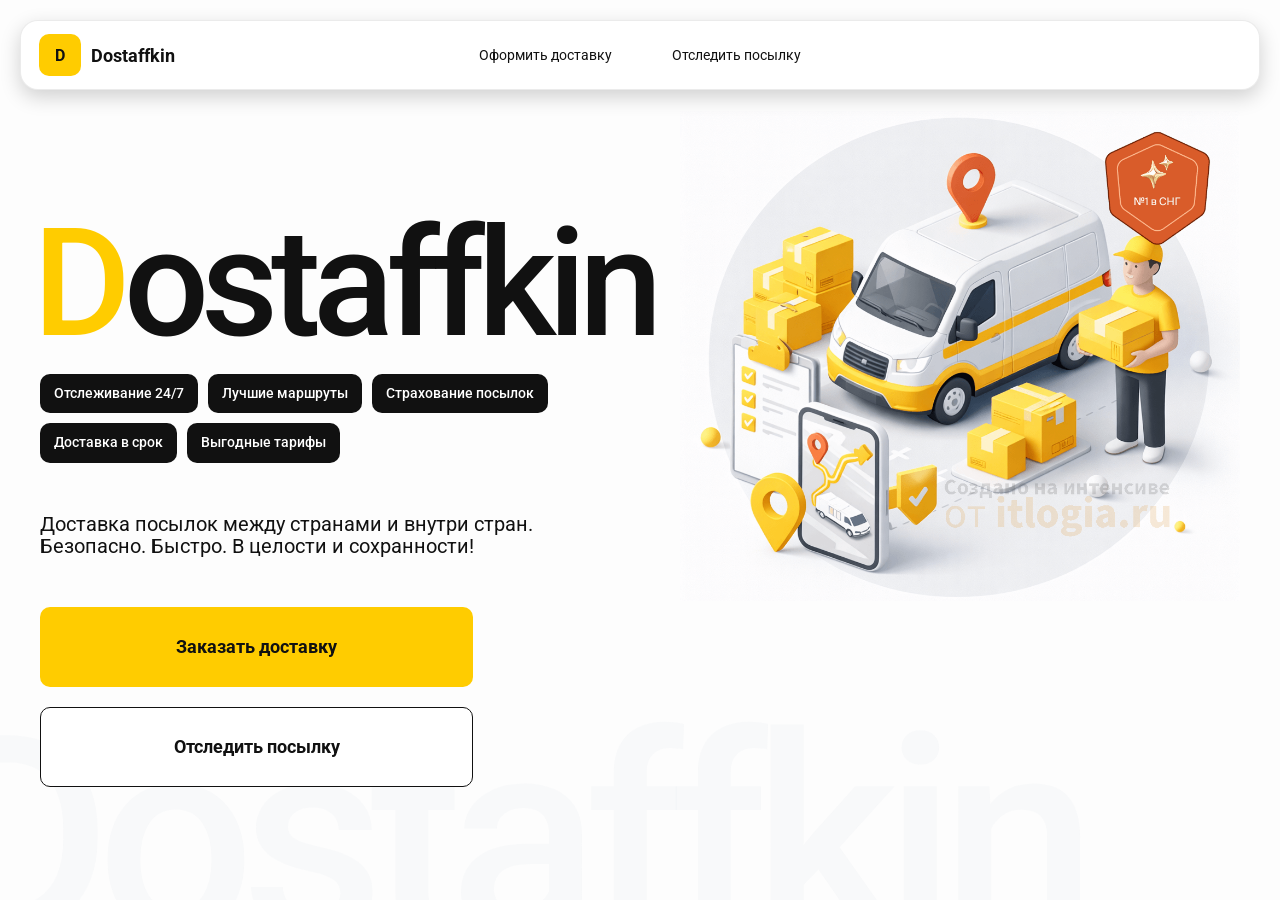
<file: index.html>
<!doctype html>
<html lang="ru">

<head>
    <meta charset="utf-8" />
    <meta name="viewport" content="width=device-width,initial-scale=1,maximum-scale=1,user-scalable=0" />
    <title>Dostaffkin — Доставка посылок между странами и внутри стран. Безопасно. Быстро. В целости и сохранности!
    </title>
    <link rel="stylesheet" href="styles/base.css" />
    <link rel="stylesheet" href="styles/base_adaptive.css" />
    <link rel="stylesheet" href="styles/index.css" />
    <link rel="stylesheet" href="styles/index_adaptive.css" />
</head>

<body>
    <div class="container">
        <header class="header">
            <a class="header-brand" href="#">
                <div class="header-logo">D</div>
                <div class="header-title">Dostaffkin</div>
            </a>
            <nav class="header-menu">
                <a class="header-link" href="./order.html">Оформить <span>доставку</span></a>
                <a class="header-link" href="./track.html">Отследить <span>посылку</span></a>
            </nav>
        </header>
        <main class="main">
            <section class="main-info">
                <div class="main-title">
                    <span>D</span>ostaffkin
                </div>
                <div class="main-features">
                    <div class="main-feature">Отслеживание 24/7</div>
                    <div class="main-feature">Лучшие маршруты</div>
                    <div class="main-feature">Страхование посылок</div>
                    <div class="main-feature">Доставка в срок</div>
                    <div class="main-feature">Выгодные тарифы</div>
                </div>
                <div class="main-description">
                    Доставка посылок между странами и внутри стран.
                    Безопасно. Быстро. В целости и сохранности!
                </div>
                <div class="main-actions">
                    <a class="button" type="button" href="./order.html">Заказать доставку</a>
                    <a class="button button-white" type="button" href="./track.html">Отследить посылку</a>
                </div>
            </section>
            <div class="main-title-ghost">Dostaffkin</div>
            <section class="main-image">
                <img src="images/main-image.png" alt="Main image" />
            </section>
        </main>


    </div>

</body>

</html>
</file>
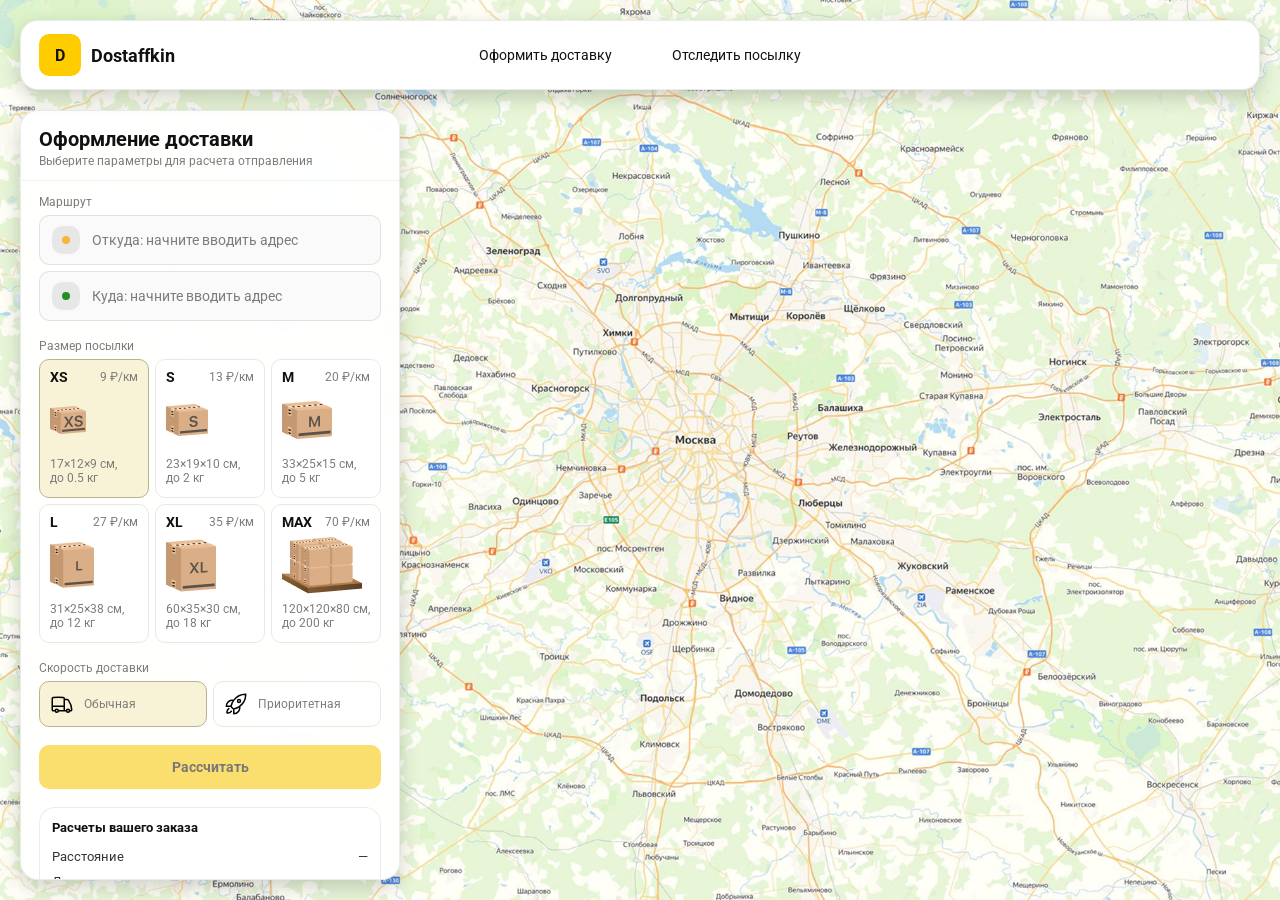
<file: order.html>
<!doctype html>
<html lang="ru">

<head>
    <meta charset="utf-8" />
    <meta name="viewport" content="width=device-width,initial-scale=1,maximum-scale=1,user-scalable=0" />
    <title>Оформление доставки</title>

    <link rel="stylesheet" href="styles/base.css" />
    <link rel="stylesheet" href="styles/base_adaptive.css" />

    <link rel="stylesheet" href="styles/order.css" />
    <link rel="stylesheet" href="styles/order_adaptive.css" />
</head>

<body>
    <div id="map"></div>
    <header class="header">
        <a class="header-brand" href="./index.html">
            <div class="header-logo">D</div>
            <div class="header-title">Dostaffkin</div>
        </a>
        <nav class="header-menu">
            <a class="header-link" href="#">Оформить <span>доставку</span></a>
            <a class="header-link" href="./track.html">Отследить <span>посылку</span></a>
        </nav>
    </header>
    <aside class="main" id="sidebar">
        <div class="main-header">
            <div class="main-title">Оформление доставки</div>
            <div class="main-text">Выберите параметры для расчета отправления</div>
        </div>
        <div class="main-content">
            <div class="main-route">
                <div class="main-block-title">Маршрут</div>
                <div class="main-fields">
                    <div class="main-field" id="fromField">
                        <div class="main-pin"></div>
                        <input id="from" placeholder="Откуда: начните вводить адрес" autocomplete="off" />
                        <div class="main-ac" id="fromAc" role="listbox" aria-label="Подсказки адресов"></div>
                    </div>

                    <div class="main-field" id="toField">
                        <div class="main-pin"></div>
                        <input id="to" placeholder="Куда: начните вводить адрес" autocomplete="off" />
                        <div class="main-ac" id="toAc" role="listbox" aria-label="Подсказки адресов"></div>
                    </div>
                </div>
            </div>
            <div class="main-package">
                <div class="main-block-title">Размер посылки</div>

                <div class="main-sizes">
                    <div class="main-size-card is-active" data-value="xs">
                        <div class="main-size-top">
                            <div class="main-size-label">XS</div>
                            <div class="main-size-rate">9 ₽/км</div>
                        </div>
                        <div class="main-size-media">
                            <img src="images/sizes/xs.png" alt="Короб XS" />
                        </div>
                        <div class="main-size-description">17×12×9 см,<br>до 0.5 кг</div>
                    </div>

                    <div class="main-size-card" data-value="s">
                        <div class="main-size-top">
                            <div class="main-size-label">S</div>
                            <div class="main-size-rate">13 ₽/км</div>
                        </div>
                        <div class="main-size-media">
                            <img src="images/sizes/s.png" alt="Короб S" />
                        </div>
                        <div class="main-size-description">23×19×10 см,<br>до 2 кг</div>
                    </div>

                    <div class="main-size-card" data-value="m">
                        <div class="main-size-top">
                            <div class="main-size-label">M</div>
                            <div class="main-size-rate">20 ₽/км</div>
                        </div>
                        <div class="main-size-media">
                            <img src="images/sizes/m.png" alt="Короб M" />
                        </div>
                        <div class="main-size-description">33×25×15 см,<br>до 5 кг</div>
                    </div>

                    <div class="main-size-card" data-value="l">
                        <div class="main-size-top">
                            <div class="main-size-label">L</div>
                            <div class="main-size-rate">27 ₽/км</div>
                        </div>
                        <div class="main-size-media">
                            <img src="images/sizes/l.png" alt="Короб L" />
                        </div>
                        <div class="main-size-description">31×25×38 см,<br>до 12 кг</div>
                    </div>

                    <div class="main-size-card" data-value="xl">
                        <div class="main-size-top">
                            <div class="main-size-label">XL</div>
                            <div class="main-size-rate">35 ₽/км</div>
                        </div>
                        <div class="main-size-media">
                            <img src="images/sizes/xl.png" alt="Короб XL" />
                        </div>
                        <div class="main-size-description">60×35×30 см,<br>до 18 кг</div>
                    </div>

                    <div class="main-size-card" data-value="max">
                        <div class="main-size-top">
                            <div class="main-size-label">MAX</div>
                            <div class="main-size-rate">70 ₽/км</div>
                        </div>
                        <div class="main-size-media main-size-media-palleta">
                            <img src="images/sizes/max.png" alt="Паллета" />
                        </div>
                        <div class="main-size-description">120×120×80 см,<br>до 200 кг</div>
                    </div>
                </div>
            </div>
            <div class="main-speed">
                <div class="main-block-title">Скорость доставки</div>

                <div class="main-speeds">
                    <div class="main-speed-card is-active" data-value="regular">
                        <img class="main-speed-media" src="images/icons/regular.svg" alt="Regular" />
                        <div class="main-speed-description">Обычная</div>
                    </div>
                    <div class="main-speed-card" data-value="fast">
                        <img class="main-speed-media" src="images/icons/fast.svg" alt="Fast" />
                        <div class="main-speed-description">Приоритетная</div>
                    </div>

                </div>
            </div>

            <div class="main-calculate-block">
                <button id="calc" class="button calculate-button" type="button" disabled>Рассчитать</button>
            </div>
            <div class="main-result" id="result">
                <div class="main-result-title">Расчеты вашего заказа</div>
                <div class="main-result-lines">
                    <div class="main-result-line"><span>Расстояние</span><span id="distanceValue">—</span></div>
                    <div class="main-result-line"><span>Доставим через</span><span id="durationValue">—</span></div>
                    <div class="main-result-line"><span>Тариф</span><span id="rateValue">—</span></div>
                </div>
                <div class="main-price">
                    <div class="main-price-label">Итого</div>
                    <div class="main-price-value" id="totalValue">—</div>
                </div>
            </div>
            <div class="main-order-box">
                <div class="main-order-form" id="orderForm">
                    <div class="main-order-title">Оформление доставки</div>
                    <div class="main-block-info-row">
                        <div class="main-block-title">Контакты</div>
                        <div class="order-fields">
                            <div class="main-field">
                                <input id="customerName" placeholder="Ваше имя" autocomplete="off" />
                            </div>
                            <div class="main-field">
                                <input id="customerPhone" placeholder="Ваш телефон" autocomplete="off"
                                    inputmode="tel" />
                            </div>
                        </div>
                    </div>
                    <div class="main-block-info-row extra-info">
                        <div class="main-block-title">Дополнительная информация</div>
                        <div class="main-field textarea">
                            <textarea id="comment" placeholder="Детали доставки и комментарии"></textarea>
                        </div>
                    </div>
                    <button id="submit" class="button main-submit-request" type="button" disabled>Отправить
                        заявку
                    </button>
                </div>

                <div class="main-order-success" id="orderSuccess">
                    <div class="main-success-icon">✓</div>
                    <div class="main-success-title">Заявка отправлена!</div>
                    <div class="main-success-title">Номер отправления – <span id="orderId"></span></div>
                    <div class="main-success-subtitle">Мы скоро свяжемся с вами</div>
                </div>
            </div>
        </div>
    </aside>
</body>

</html>
</file>
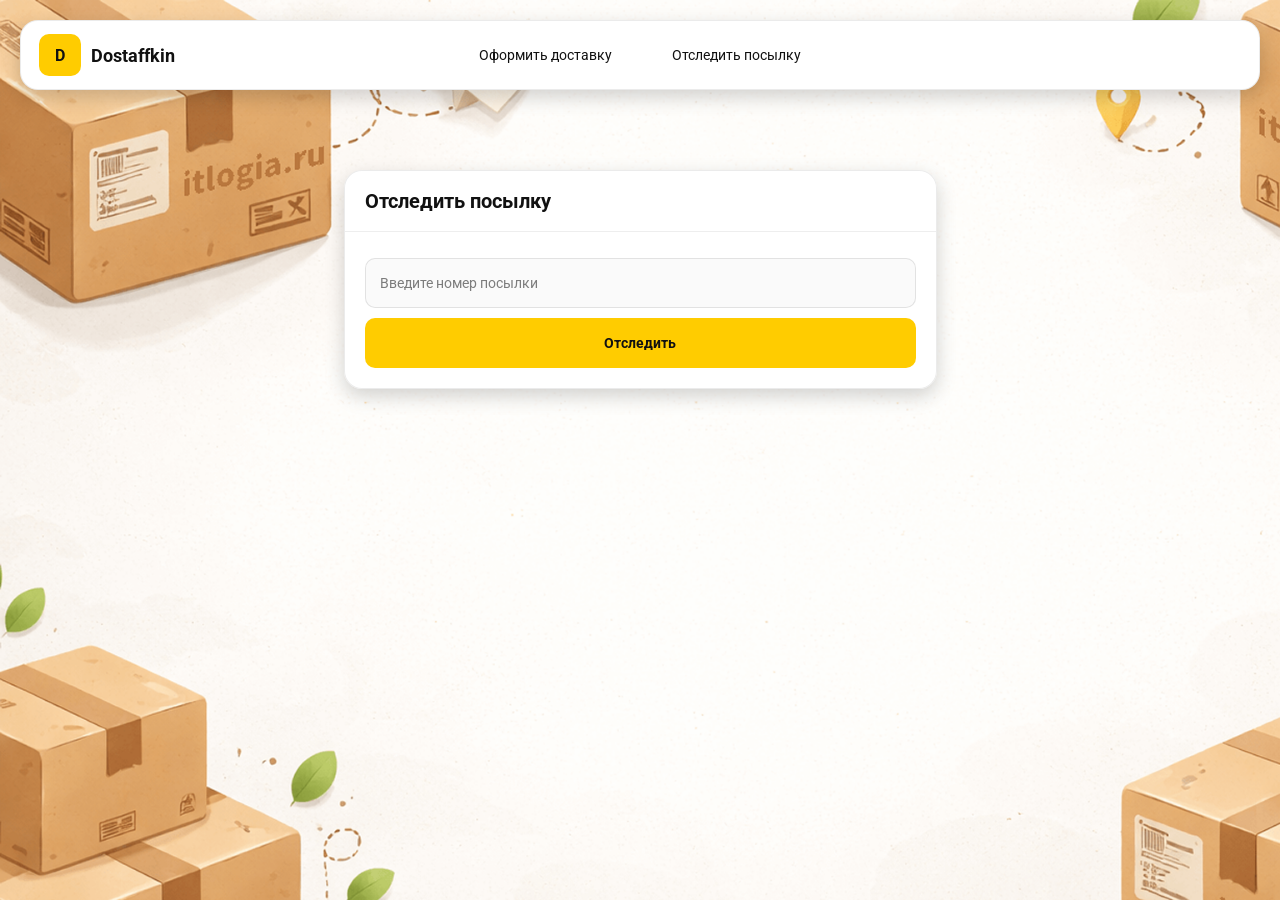
<file: track.html>
<!doctype html>
<html lang="ru">

<head>
    <meta charset="utf-8" />
    <meta name="viewport" content="width=device-width,initial-scale=1,maximum-scale=1,user-scalable=0" />
    <title>Отследить посылку</title>
    <link rel="stylesheet" href="styles/base.css" />
    <link rel="stylesheet" href="styles/base_adaptive.css" />

    <link rel="stylesheet" href="styles/track.css" />
    <link rel="stylesheet" href="styles/track_adaptive.css" />
</head>

<body>
    <div class="container">
        <header class="header">
            <a class="header-brand" href="./index.html">
                <div class="header-logo">D</div>
                <div class="header-title">Dostaffkin</div>
            </a>
            <nav class="header-menu">
                <a class="header-link" href="./order.html">Оформить <span>доставку</span></a>
                <a class="header-link" href="#">Отследить <span>посылку</span></a>
            </nav>
        </header>
        <main class="track-content">
            <section class="track-card track-search">
                <div class="track-title">Отследить посылку</div>
                <div class="track-action">
                    <div class="main-field track-field">
                        <input id="trackNumber" placeholder="Введите номер посылки" autocomplete="off" />
                    </div>
                    <button id="trackButton" class="button track-button" type="button">Отследить</button>
                </div>
            </section>
            <section class="track-card track-result" id="trackResult">
                <div class="track-result-header">
                    <div class="track-id" id="trackIdValue"></div>
                    <div class="track-routes">
                        <div class="track-route">
                            <div class="track-route-pin">
                                <svg xmlns="http://www.w3.org/2000/svg" fill="none" viewBox="0 0 24 24"
                                    stroke-width="1.5" stroke="orange" class="size-6">
                                    <path stroke-linecap="round" stroke-linejoin="round"
                                        d="M15 10.5a3 3 0 1 1-6 0 3 3 0 0 1 6 0Z" />
                                    <path stroke-linecap="round" stroke-linejoin="round"
                                        d="M19.5 10.5c0 7.142-7.5 11.25-7.5 11.25S4.5 17.642 4.5 10.5a7.5 7.5 0 1 1 15 0Z" />
                                </svg>
                            </div>
                            <div class="track-route-address" id="trackFromValue">
                                Откуда: Москва, улица Арбат, 1
                            </div>
                        </div>
                        <div class="track-route track-route-arrow">
                            <svg xmlns="http://www.w3.org/2000/svg" fill="none" viewBox="0 0 24 24" stroke-width="1.5"
                                stroke="currentColor" class="size-6">
                                <path stroke-linecap="round" stroke-linejoin="round"
                                    d="M19.5 13.5 12 21m0 0-7.5-7.5M12 21V3" />
                            </svg>
                        </div>
                        <div class="track-route">
                            <div class="track-route-pin">
                                <svg xmlns="http://www.w3.org/2000/svg" fill="none" viewBox="0 0 24 24"
                                    stroke-width="1.5" stroke="green" class="size-6">
                                    <path stroke-linecap="round" stroke-linejoin="round"
                                        d="M15 10.5a3 3 0 1 1-6 0 3 3 0 0 1 6 0Z" />
                                    <path stroke-linecap="round" stroke-linejoin="round"
                                        d="M19.5 10.5c0 7.142-7.5 11.25-7.5 11.25S4.5 17.642 4.5 10.5a7.5 7.5 0 1 1 15 0Z" />
                                </svg>
                            </div>
                            <div class="track-route-address" id="trackToValue">
                                Куда: Минск, проспект Независимости, 58
                            </div>
                        </div>
                    </div>
                </div>
                <div class="track-info">
                    <div class="track-status-title">Статус данной посылки:</div>
                    <div class="track-status-list" id="trackStatusList">


                        <div class="track-status created">
                            <img src="images/icons/created.svg" class="track-status-icon" alt="Created">
                            <div class="track-status-text">
                                <div class="track-status-text-state">Создан</div>
                                <div class="track-status-text-date">10.01.2026</div>
                            </div>
                        </div>

                        <div class="track-status in-way">
                            <img src="images/icons/in-way.svg" class="track-status-icon" alt="In way">
                            <div class="track-status-text">
                                <div class="track-status-text-state">В пути: Москва</div>
                                <div class="track-status-text-date">18.01.2026</div>
                            </div>
                        </div>

                        <div class="track-status ready">
                            <img src="images/icons/ready.svg" class="track-status-icon" alt="Ready">
                            <div class="track-status-text">
                                <div class="track-status-text-state">Готов к выдаче</div>
                                <div class="track-status-text-date">25.01.2026</div>
                            </div>
                        </div>

                        <div class="track-status done">
                            <img src="images/icons/done.svg" class="track-status-icon" alt="Done">
                            <div class="track-status-text">
                                <div class="track-status-text-state">Вручен</div>
                                <div class="track-status-text-date">27.01.2026</div>
                            </div>
                        </div>

                    </div>
                </div>
            </section>
        </main>

    </div>
</body>

</html>
</file>
<file: styles/base.css>
*, *::before, *::after {
    box-sizing: border-box;
}
@font-face {
    font-family: "Roboto";
    src: url("../fonts/Roboto-Regular.ttf");
    font-weight: normal;
}

@font-face {
    font-family: "Roboto";
    src: url("../fonts/Roboto-Bold.ttf");
    font-weight: bold;
}

@font-face {
    font-family: "Roboto";
    src: url("../fonts/Roboto-Medium.ttf");
    font-weight: 500;
}

html, body {
    margin: 0;
    color: #111111;
    font-family: "Roboto", sans-serif;
}

body {
    background: #FDFDFD;
}
.header {
    border-radius: 18px;
    box-shadow: 0 7px 20px 0 #0000002E;
    backdrop-filter: blur(10px);
    background: #ffffff;
    left: 20px;
    border: 1px solid rgba(0, 0, 0, 0.08);
    position: fixed;
    right: 20px;
    top: 20px;
    padding: 14px 18px;
    height: 70px;
    display: flex;
    align-items: center;
    z-index: 6;
}
.header-brand {
    display: flex;
    align-items: center;
    text-decoration: none;
    gap: 10px;
}

.header-logo {
    width: 42px;
    height: 42px;
    border-radius: 10px;
    background: #FFCC00;
    display: grid;
    place-items: center;
    font-weight: bold;
    color: #111;
}

.header-title {
    font-size: 18px;
    font-weight: bold;
    color: #111111;
    text-decoration: none;
}
.header-menu {
    display: flex;
    align-items: center;
    gap: 60px;
    margin: 0;
    position: absolute;
    left: 50%;
    transform: translateX(-50%);
}

.header-link {
    font-size: 14px;
    color: #111111;
    text-decoration: none;
}
.button {
    border: 0;
    outline: none;
    height: 44px;
    border-radius: 10px;
    font-size: 14px;
    font-weight: bold;
    cursor: pointer;
    font-family: inherit;
    transition: transform .08s ease, opacity .12s ease;
    background: #ffcc00;
    color: #111111;
    text-align: center;
    text-decoration: none;
}

.button:hover {
    background-color: #E5BC19;
}

.button:disabled {
    cursor: not-allowed;
    background-color: #FADE6E;
    color: #787878;
    transform: none;
}

.button.button-white {
    background: #ffffff;
    border: 1px solid #111111;
}

.button.button-white:hover {
    background: rgb(241 241 241);
}
.main-field {
    display: flex;
    align-items: center;
    margin-top: 6px;
    gap: 10px;
    border: 1px solid #1111111A;
    background: #FAFAFA;
    border-radius: 10px;
    padding: 10px 12px;
    position: relative;
    box-sizing: border-box;
    height: 50px;
}

.main-field.textarea {
    height: auto;
}

.main-pin {
    width: 28px;
    height: 28px;
    border-radius: 10px;
    background: rgba(17, 17, 17, 0.08);
    display: grid;
    place-items: center;
    flex: 0 0 auto;
    position: relative;
}

.main-pin::before {
    content: "";
    width: 8px;
    height: 8px;
    border-radius: 999px;
    background: orange;
    opacity: .75;
    display: block;
}

.main-field:last-child .main-pin::before {
    background: green;
    opacity: .85;
}

input, textarea {
    width: 100%;
    border: 0;
    outline: none;
    background: transparent;
    font-size: 14px;
    color: #111111;
    font-family: inherit;
}

textarea {
    resize: vertical;
    min-height: 72px;
    padding: 2px 0;
}

input::placeholder, textarea::placeholder {
    color: #7C7C7C;
}

.main-field:focus-within {
    border-color: rgba(0, 0, 0, 0.20);
    box-shadow: 0 0 0 4px rgba(255, 204, 0, 0.35);
    background: rgba(255, 255, 255, 0.75);
}
</file>
<file: styles/base_adaptive.css>
@media (max-width: 767px) {
    .header {
        left: 10px;
        right: 10px;
        top: 10px;
    }

    .header-link span {
        display: none;
    }

    .header-menu {
        gap: 20px;
        justify-content: flex-start;
        margin: 0 0 0 30px;
        position: static;
        transform: none;
    }
}

@media (max-width: 420px) {
    .header-title {
        display: none;
    }
}

@media (max-width: 374px) {
    .header-menu {
        gap: 10px;
        margin: 0 0 0 10px;
    }
}
</file>
<file: styles/index.css>
.container {
    overflow: hidden;
    min-height: 100vh;
}
.main {
    padding: 111px 40px 40px;
    position: relative;
    display: flex;
}
.main-info {
    max-width: 840px;
    width: 100%;
    position: relative;
}
.main-title {
    margin-top: 98px;
    font-weight: 500;
    font-size: 200px;
    line-height: 1;
    letter-spacing: -0.05em;
    color: #111111;
    left: -15px;
    position: relative;
}

.main-title span {
    color: #ffcc00;
}
.main-features {
    margin-top: 15px;
    display: flex;
    flex-wrap: wrap;
    gap: 10px;
}

.main-feature {
    background: #111111;
    color: #ffffff;
    padding: 12px 14px;
    font-weight: 500;
    font-size: 14px;
    line-height: 1.1;
    border-radius: 10px;
}
.main-description {
    margin-top: 50px;
    max-width: 500px;
    font-size: 20px;
    line-height: 1.1;
    color: #111111;
}
.main-actions {
    margin-top: 50px;
    display: flex;
    flex-direction: column;
    gap: 20px;
}

.main-actions .button {
    height: 80px;
    width: 433px;
    font-size: 18px;
    font-weight: bold;
    place-items: center;
    display: grid;
}
.main-title-ghost {
    position: absolute;
    z-index: -1;
    left: -70px;
    bottom: -150px;
    font-weight: 500;
    font-size: 278px;
    line-height: 1;
    letter-spacing: -0.05em;
    color: #ECEDF04D;
}
.main-image {
    width: 1024px;
    top: 100px;
    z-index: -2;
}

.main-image img {
    width: 100%;
    max-width: 1024px;
    height: auto;
    display: block;
}
</file>
<file: styles/index_adaptive.css>
@media (max-width: 1760px) {
    .main-title {
        font-size: 150px;
        left: -7px;
    }

    .main-info {
        max-width: 640px;
    }
}
@media (max-width: 1200px) {
    .main-info {
        max-width: 540px;
    }

    .main {
        padding: 111px 20px 20px;
    }

    .main-title {
        font-size: 120px;
        left: -4px;
    }

    .main-title-ghost {
        font-size: 220px;
    }
}
@media (max-width: 1024px) {
    .main-title {
        margin-top: 30px;
    }

    .main {
        flex-direction: column-reverse;
    }

    .main-image {
        max-width: 350px;
        position: absolute;
        left: 370px;
        top: 370px;
    }

    .main-info {
        max-width: 100%;
    }

    .main-actions {
        gap: 10px;
    }

    .main-actions .button {
        height: 50px;
        font-size: 14px;
        width: auto;
        max-width: 300px;
    }

    .main-description {
        max-width: 350px;
    }
}
@media (max-width: 570px) {
    .main-title {
        font-size: 88px;
    }

    .main-description {
        max-width: 100%
    }

    .main-actions {
       width: 100%;
    }

    .main-actions .button {
        width: 100%;
        max-width: 100%
    }

    .main-image {
        max-width: 650px;
        position: absolute;
        left: 170px;
        top: 70px;
        opacity: 0.2;
    }
}
@media (max-width: 400px) {
    .main-title {
        font-size: 70px;
    }
}
</file>
<file: styles/order.css>
#map {
    background-image: url("../images/order-bg.png");
    background-size: cover;
    position: fixed;
    inset: 0;
}
.main {
    border-radius: 18px;
    box-shadow: 0 7px 20px 0 #0000002E;
    backdrop-filter: blur(10px);
    background: rgba(255, 255, 255, 0.96);
    left: 20px;
    border: 1px solid rgba(0, 0, 0, 0.08);
    position: fixed;
    top: 110px;
    bottom: 20px;
    width: 380px;
    display: flex;
    flex-direction: column;
    overflow: hidden;
    z-index: 5;
}
.main-header {
    padding: 18px 18px 12px 18px;
    border-bottom: 1px solid rgba(0, 0, 0, 0.06);
    display: flex;
    flex-direction: column;
}

.main-title {
    font-size: 20px;
    line-height: 100%;
    font-weight: bold;
}

.main-text {
    font-size: 12px;
    margin-top: 5px;
    color: #7C7C7C;
}
.main-content {
    padding: 14px 18px 18px 18px;
    overflow: auto;
    scrollbar-width: none;
    display: flex;
    flex-direction: column;
    gap: 18px;
    flex: 1;
}
.main-block-title {
    font-size: 12px;
    color: #7C7C7C;
}

.main-route .main-block-title,
.main-package .main-block-title {
    margin-bottom: 6px;
}
.main-sizes {
    display: grid;
    gap: 6px;
    grid-template-columns: repeat(3, 1fr);
}

.main-size-card {
    border: 1px solid #E8E8E7;
    background: #FFFFFF;
    border-radius: 10px;
    padding: 10px;
    cursor: pointer;
    user-select: none;
    transition: transform .08s ease, border-color .12s ease, background .12s ease;
    min-height: 139px;
}

.main-size-card:hover {
    transform: translateY(-1px);
}

.main-size-card.is-active {
    background-color: #F8F2D6;
    border-color: #B7B196;
}

.main-size-top {
    display: flex;
    align-items: center;
    justify-content: space-between;
}

.main-size-label {
    font-weight: bold;
    font-size: 14px;
    color: #111111;
    line-height: 100%;
}

.main-size-rate {
    font-size: 12px;
    color: #7C7C7C;
    line-height: 100%;
}

.main-size-media {
    margin-top: 8px;
    height: 57px;
}

.main-size-description {
    margin-top: 8px;
    font-size: 12px;
    color: #7C7C7C;
    line-height: 1.2;
}
.calculate-button {
    width: 100%;
}
.main-result {
    border: 1px solid rgba(0, 0, 0, 0.08);
    background: rgba(255, 255, 255, 0.75);
    border-radius: 16px;
    padding: 12px;
    line-height: 1.25;
}

.main-result-title {
    font-weight: bold;
    font-size: 13px;
    color: #111111;
    margin-bottom: 13px;
}

.main-result-lines {
    gap: 8px;
    display: flex;
    flex-direction: column;
}

.main-result-line {
    font-size: 13px;
    color: rgba(17, 17, 17, 0.85);
    display: flex;
    justify-content: space-between;
}

.main-price {
    margin-top: 18px;
    padding-top: 10px;
    border-top: 1px dashed rgba(0, 0, 0, 0.12);
    display: flex;
    align-items: baseline;
    justify-content: space-between;
}

.main-price-label {
    font-size: 12px;
    color: rgba(17, 17, 17, 0.55);
}

.main-price-value {
    font-size: 20px;
    font-weight: bold;
    color: #111111;
    letter-spacing: -0.3px;
}
.main-order-box {
    background: #ffffff;
    border: 1px solid #E8E8E7;
    border-radius: 10px;
    padding: 12px;
}

.main-order-title {
    margin-bottom: 8px;
    font-weight: bold;
    font-size: 14px;
    color: #111111;
}

.main-block-info {
    display: flex;
    flex-direction: column;
    gap: 6px;
}

.order-fields {
    display: grid;
    grid-template-columns: 1fr 1fr;
    column-gap: 10px;
    margin-top: 6px;
}

.main-block-info-row.extra-info {
    display: block;
    margin-top: 13px;
}

.main-submit-request {
    width: 100%;
    margin-top: 6px;
}

.main-order-success {
    display: none;
    text-align: center;
    padding: 22px 12px;
    gap: 12px;
}

.main-order-success.is-visible {
    display: flex;
    flex-direction: column;
    align-items: center;
}

.main-success-icon {
    width: 56px;
    height: 56px;
    border-radius: 50%;
    background: #16a34a;
    color: #ffffff;
    display: grid;
    place-items: center;
    font-size: 30px;
}

.main-success-title {
    font-size: 14px;
    font-weight: bold;
    color: #111111;
}

.main-success-subtitle {
    font-size: 12px;
    color: rgba(17, 17, 17, 0.55);
    line-height: 1.3;
}
.main-speed .main-block-title {
    margin-bottom: 6px;
}

.main-speeds {
    display: grid;
    gap: 6px;
    grid-template-columns: repeat(2, 1fr);
}

.main-speed-card {
    border: 1px solid #E8E8E7;
    background: #FFFFFF;
    border-radius: 10px;
    padding: 10px;
    cursor: pointer;
    user-select: none;
    transition: transform .08s ease, border-color .12s ease, background .12s ease;
    display: flex;
    align-items: center;
    gap: 10px;
}

.main-speed-card:hover {
    transform: translateY(-1px);
}

.main-speed-card.is-active {
    background-color: #F8F2D6;
    border-color: #B7B196;
}

.main-speed-description {
    font-size: 12px;
    color: #7C7C7C;
    line-height: 1.2;
}
</file>
<file: styles/order_adaptive.css>
@media (max-width: 767px) {
    .main {
        left: 10px;
        right: 10px;
        top: 50%;
        bottom: 12px;
        width: auto;
        max-width: none;
    }
}

@media (max-width: 420px) {
    .main-sizes {
        grid-template-columns: repeat(2, 1fr);
    }
}
</file>
<file: styles/track.css>
.container {
    background: #F4F4F4 url("../images/track-bg.png");
    background-size: cover;
    min-height: 100vh;
    padding: 170px 0 50px 0;
}
.track-content {
    width: 593px;
    margin: 0 auto;
}
.track-card {
    width: 100%;
    border-radius: 18px;
    box-shadow: 0 7px 20px 0 #0000002E;
    backdrop-filter: blur(10px);
    background: rgba(255, 255, 255, 0.96);
    border: 1px solid rgba(0, 0, 0, 0.08);
}

.track-title {
    font-size: 20px;
    line-height: 100%;
    font-weight: bold;
    border-bottom: 1px solid #EEEEEE;
    padding: 20px;
}

.track-action {
    padding: 20px;
}

.track-button {
    width: 100%;
    height: 50px;
}

.track-field {
    margin-bottom: 10px;
}
.track-result {
    margin-top: 5px;
    display: none;
}

.track-result.is-visible {
    display: block;
}

.track-result-header {
    font-weight: bold;
    font-size: 14px;
    color: #111111;
    padding: 20px;
    border-bottom: 1px solid #EEEEEE;
}

.track-id {
    margin-bottom: 12px;
    font-size: 20px;
}

.track-routes {
    display: flex;
    flex-direction: column;
    gap: 10px;
    font-weight: normal;
}

.track-route {
    display: flex;
    align-items: center;
    gap: 10px;
}

.track-route-pin {
    width: 24px;
    height: 24px;
    flex-shrink: 0;
}

.track-route-arrow {
    padding: 15px 0;
    width: 24px;
    height: 24px;
}

.track-info {
    padding: 20px;
}

.track-status {
    display: flex;
    align-items: center;
    font-size: 12px;
    gap: 10px;
}

.track-status-title {
    font-size: 14px;
    color: #111111;
    margin-bottom: 20px;
}

.track-status-list {
    display: flex;
    flex-direction: column;
    gap: 15px;
}

.track-status-icon {
    width: 40px;
    height: 40px;
    border-radius: 50%;
    background: rgba(17, 17, 17, 0.08);
    display: grid;
    place-items: center;
    flex: 0 0 auto;
}

.track-status.created .track-status-icon {
    background-color: #F1CB00;
}

.track-status.in-way .track-status-icon {
    background-color: #F08A11;
}

.track-status.ready .track-status-icon {
    background-color: #A35D0A;
}

.track-status.done .track-status-icon {
    background-color: #37C93B;
}

.track-status-text {
    display: flex;
    align-items: center;
    justify-content: space-between;
    color: #111111;
    font-size: 12px;
    flex: 1;
}

.track-status-date {
    color: rgba(17, 17, 17, 0.55);
}
</file>
<file: styles/track_adaptive.css>
@media (max-width: 767px) {
    .container {
        padding: 130px 0 50px 0;
    }

    .track-content {
        width: 100%;
        padding-left: 10px;
        padding-right: 10px;
    }

    .track-result-header {
        padding: 20px;
    }
}
</file>
